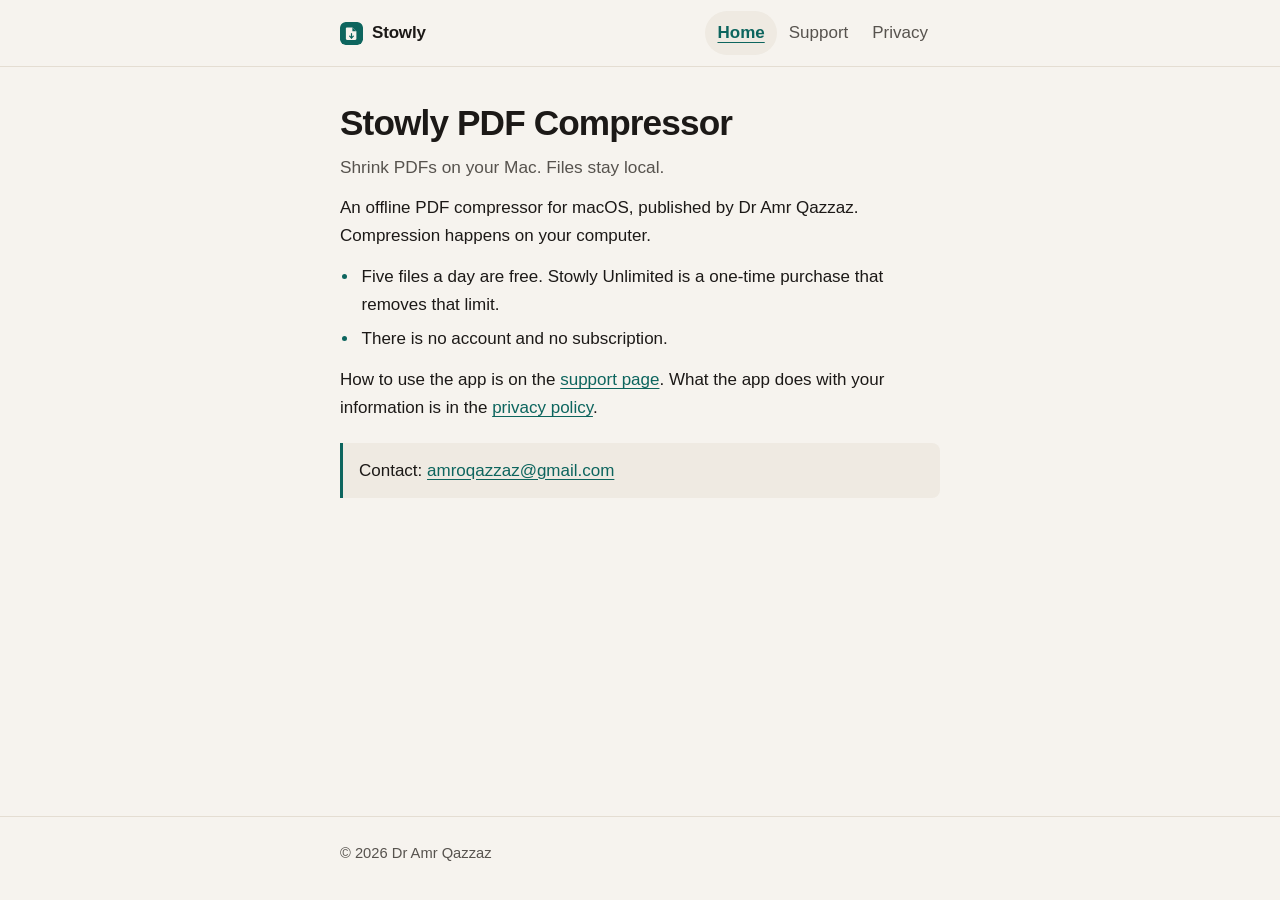
<file: index.html>
<!DOCTYPE html>
<html lang="en">
<head>
  <meta charset="utf-8">
  <meta name="viewport" content="width=device-width, initial-scale=1">
  <meta name="color-scheme" content="light dark">
  <meta name="theme-color" content="#f6f3ee" media="(prefers-color-scheme: light)">
  <meta name="theme-color" content="#1c1917" media="(prefers-color-scheme: dark)">
  <title>Stowly PDF Compressor</title>
  <meta name="description" content="Stowly PDF Compressor shrinks PDFs on your Mac. Files stay on your computer.">
  <link rel="icon" href="favicon.svg" type="image/svg+xml">
  <link rel="stylesheet" href="styles.css">
  <style>html{background:#f6f3ee}@media (prefers-color-scheme:dark){html{background:#1c1917}}</style>
</head>
<body>
  <a class="skip" href="#content">Skip to content</a>
  <header class="site-header">
    <div class="wrap bar">
      <a class="mark" href="index.html">
        <img src="favicon.svg" alt="" width="23" height="23">
        Stowly
      </a>
      <nav aria-label="Pages">
        <a href="index.html" aria-current="page">Home</a>
        <a href="support.html">Support</a>
        <a href="privacy.html">Privacy</a>
      </nav>
    </div>
  </header>
  <main id="content" class="wrap">
    <h1>Stowly PDF Compressor</h1>
    <p class="lead">Shrink PDFs on your Mac. Files stay local.</p>
    <p>An offline PDF compressor for macOS, published by Dr Amr Qazzaz. Compression happens on your computer.</p>
    <ul>
      <li>Five files a day are free. Stowly Unlimited is a one-time purchase that removes that limit.</li>
      <li>There is no account and no subscription.</li>
    </ul>
    <p>How to use the app is on the <a href="support.html">support page</a>. What the app does with your information is in the <a href="privacy.html">privacy policy</a>.</p>
    <p class="contact-line">Contact: <a href="mailto:amroqazzaz@gmail.com">amroqazzaz@gmail.com</a></p>
  </main>
  <footer class="site-footer">
    <div class="wrap">
      <p>© 2026 Dr Amr Qazzaz</p>
    </div>
  </footer>
</body>
</html>
</file>
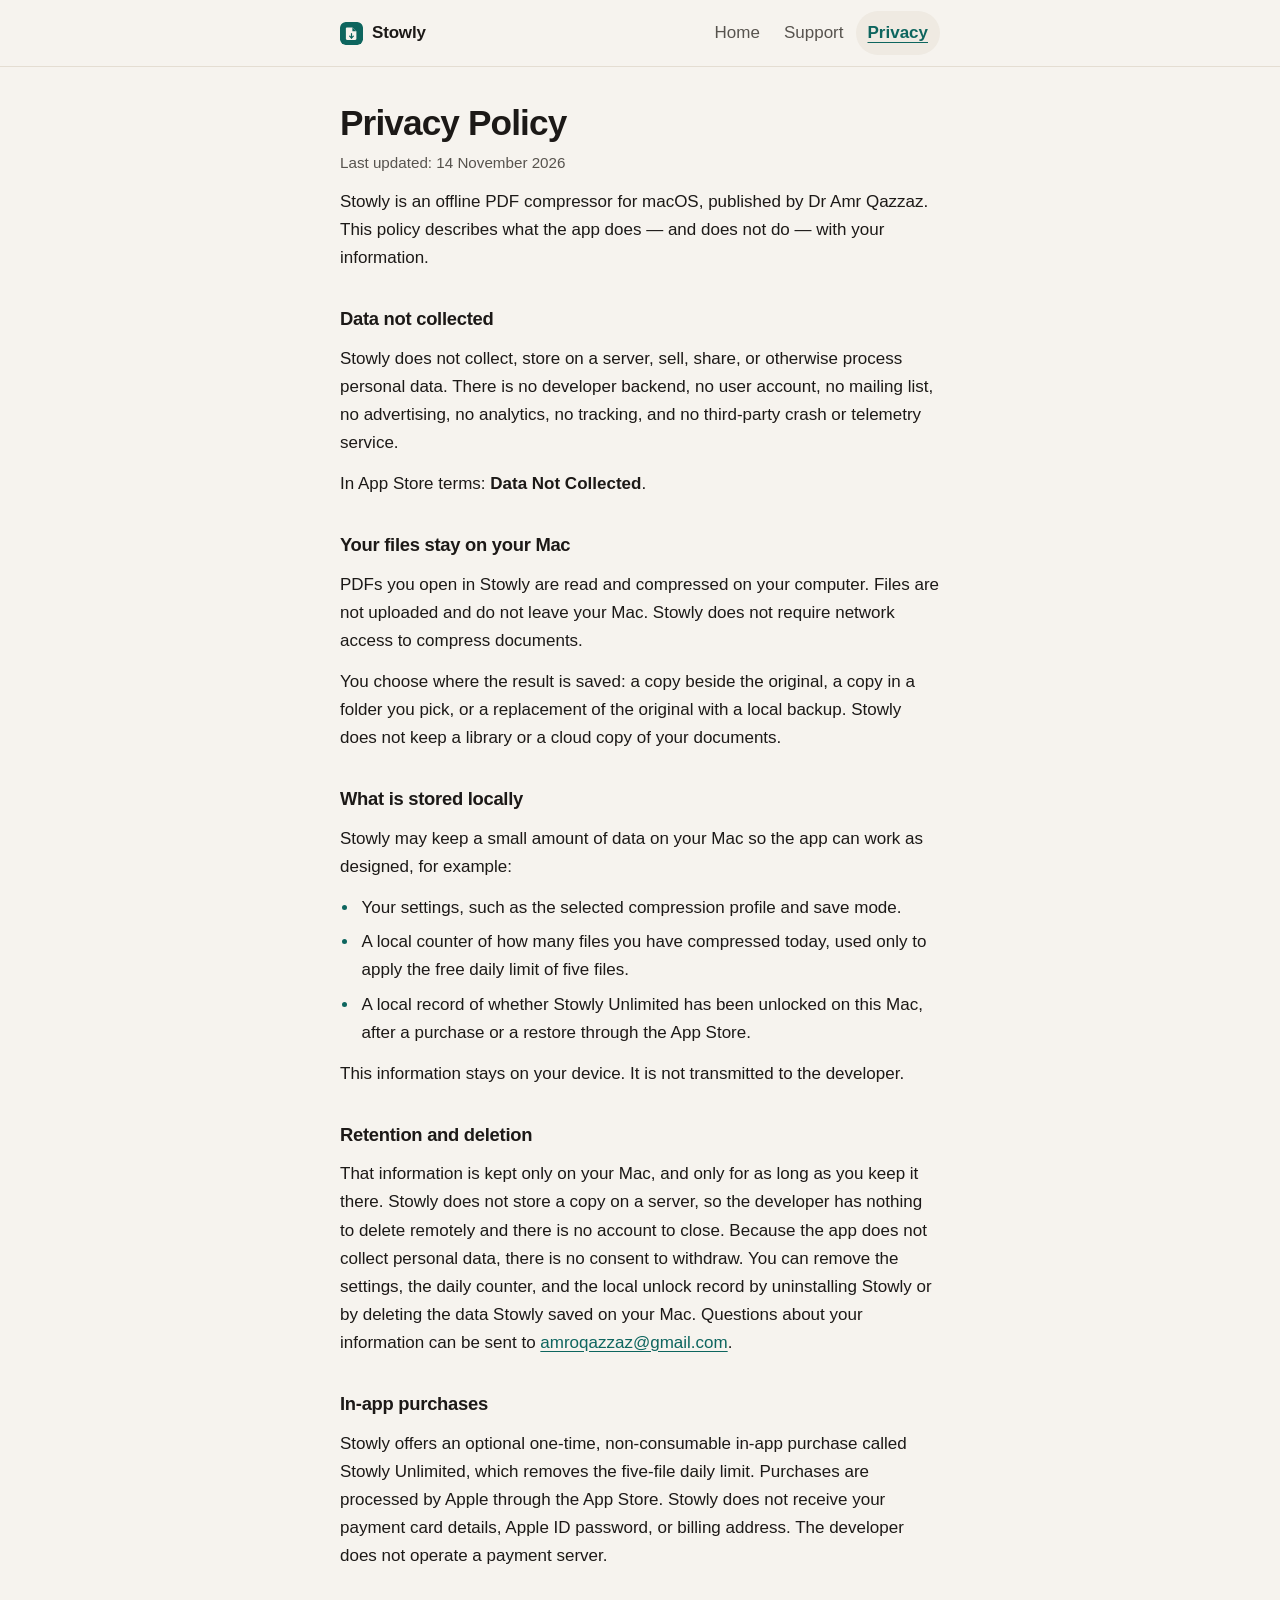
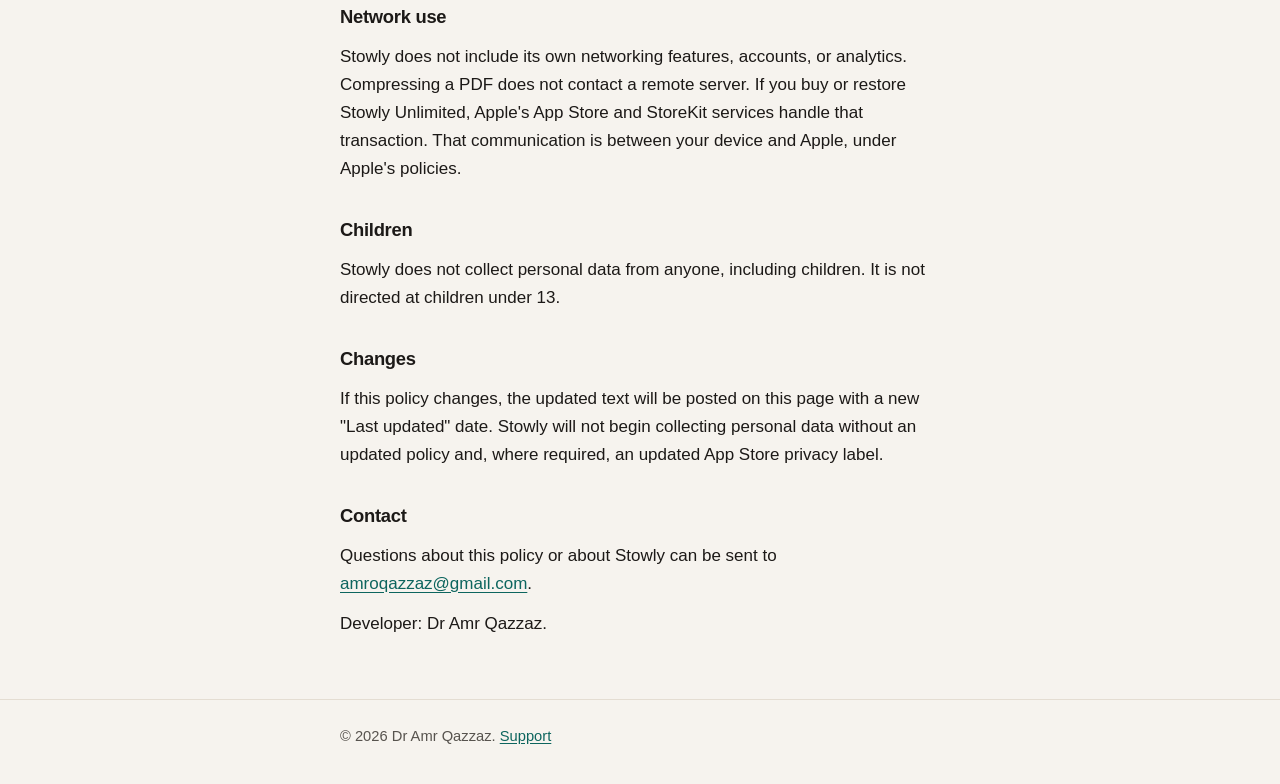
<file: privacy-policy.html>
<!DOCTYPE html>
<html lang="en">
<head>
  <meta charset="utf-8">
  <meta name="viewport" content="width=device-width, initial-scale=1">
  <meta name="color-scheme" content="light dark">
  <title>Privacy Policy — Stowly PDF Compressor</title>
  <meta name="robots" content="noindex">
  <meta http-equiv="refresh" content="0; url=privacy.html">
  <link rel="canonical" href="privacy.html">
  <link rel="icon" href="favicon.svg" type="image/svg+xml">
  <link rel="stylesheet" href="styles.css">
  <style>html{background:#f6f3ee}@media (prefers-color-scheme:dark){html{background:#1c1917}}</style>
</head>
<body>
  <a class="skip" href="#content">Skip to content</a>
  <header class="site-header">
    <div class="wrap bar">
      <a class="mark" href="index.html">
        <img src="favicon.svg" alt="" width="23" height="23">
        Stowly
      </a>
      <nav aria-label="Pages">
        <a href="index.html">Home</a>
        <a href="support.html">Support</a>
        <a href="privacy.html" aria-current="page">Privacy</a>
      </nav>
    </div>
  </header>
  <main id="content" class="wrap">
    <h1>Privacy Policy</h1>
    <p>The privacy policy for Stowly PDF Compressor is on the page linked below.</p>
    <p><a href="privacy.html">Read the privacy policy</a></p>
  </main>
</body>
</html>
</file>
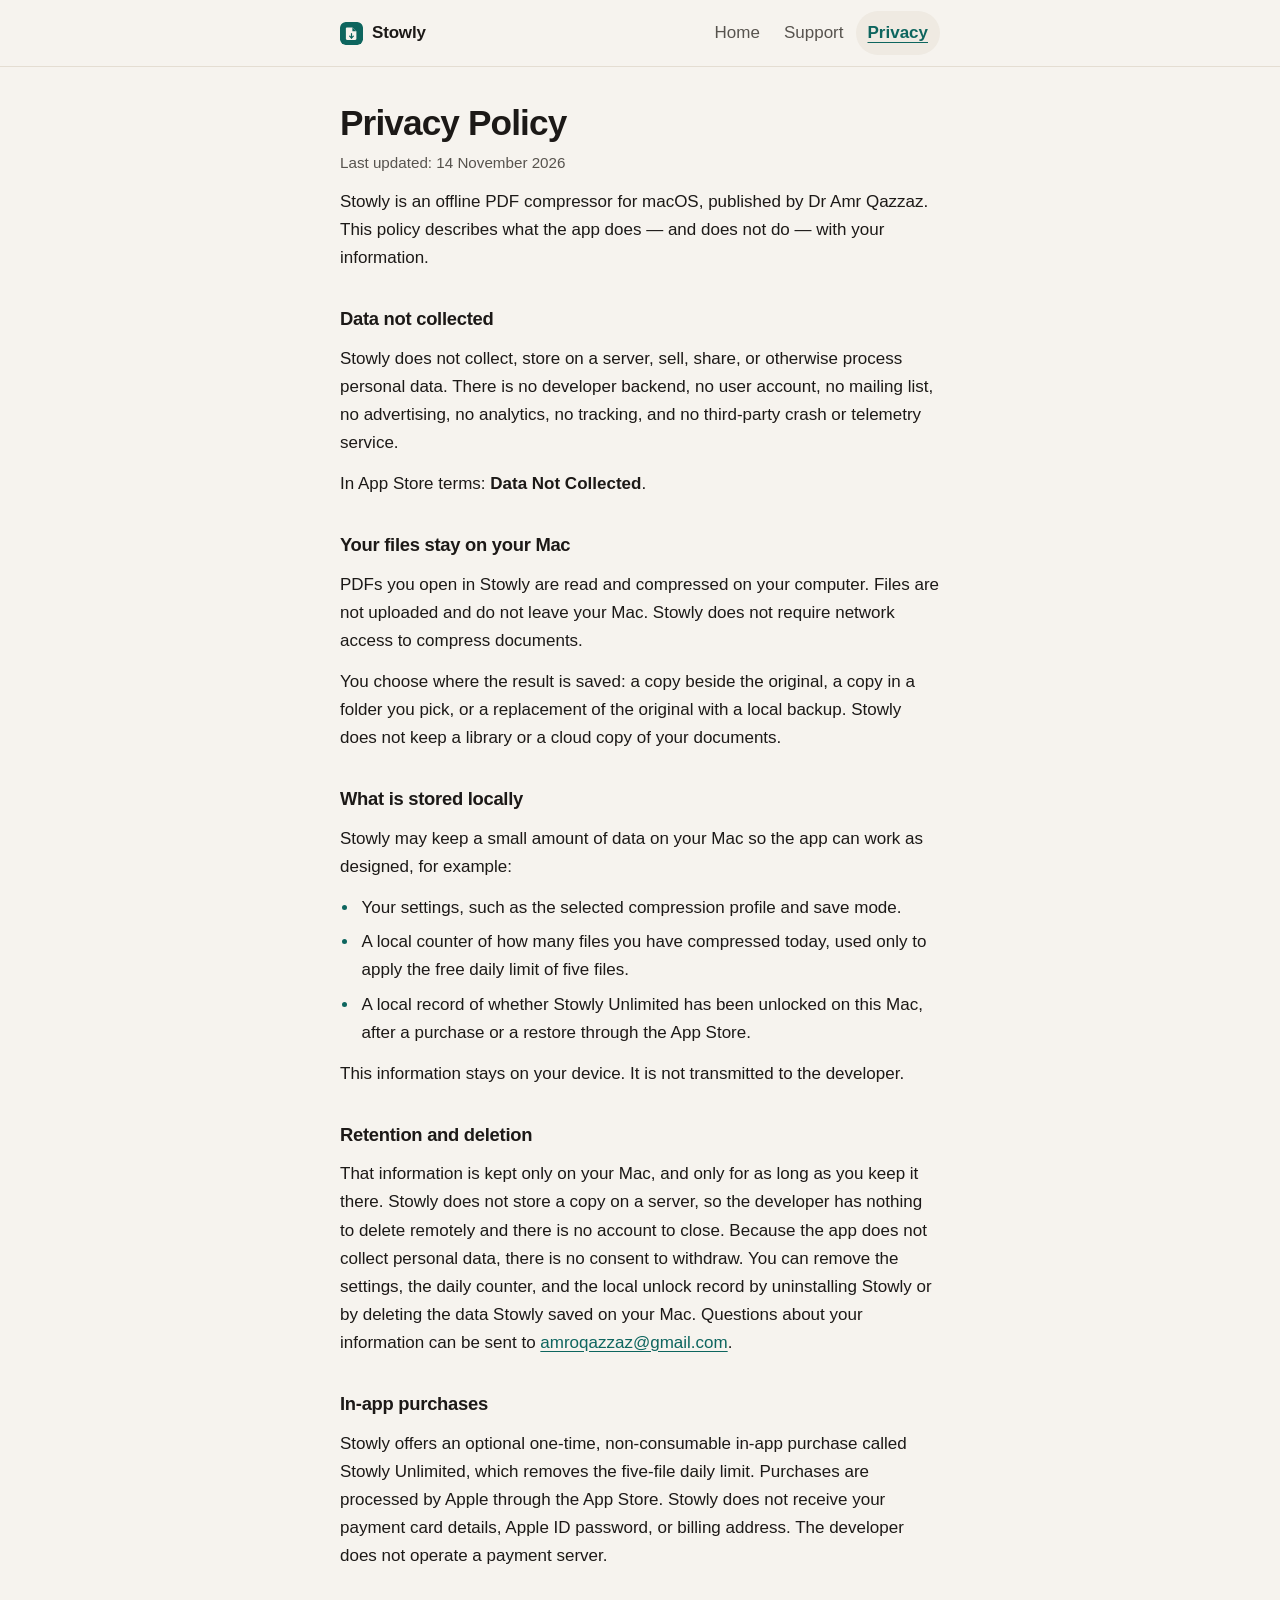
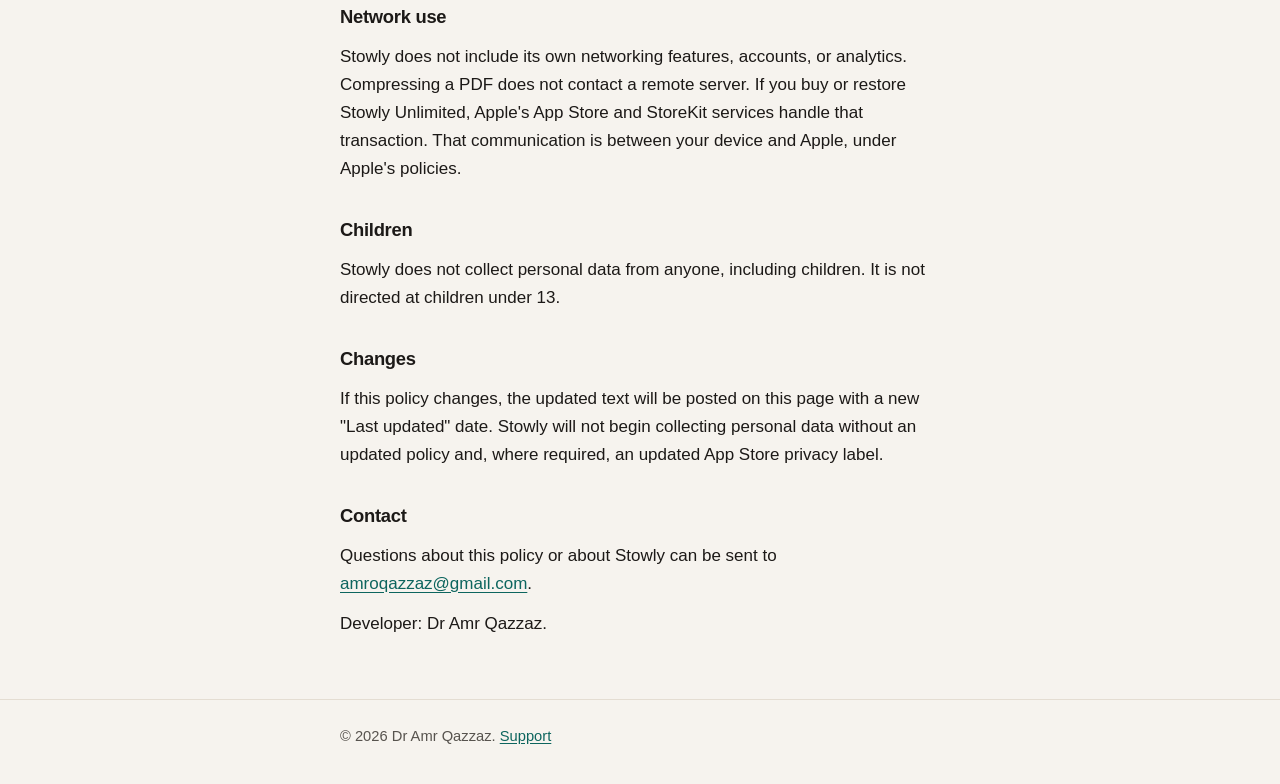
<file: privacy.html>
<!DOCTYPE html>
<html lang="en">
<head>
  <meta charset="utf-8">
  <meta name="viewport" content="width=device-width, initial-scale=1">
  <meta name="color-scheme" content="light dark">
  <meta name="theme-color" content="#f6f3ee" media="(prefers-color-scheme: light)">
  <meta name="theme-color" content="#1c1917" media="(prefers-color-scheme: dark)">
  <title>Privacy Policy — Stowly PDF Compressor</title>
  <meta name="description" content="Stowly PDF Compressor does not collect personal data. PDF compression happens only on your Mac.">
  <link rel="icon" href="favicon.svg" type="image/svg+xml">
  <link rel="stylesheet" href="styles.css">
  <style>html{background:#f6f3ee}@media (prefers-color-scheme:dark){html{background:#1c1917}}</style>
</head>
<body>
  <a class="skip" href="#content">Skip to content</a>
  <header class="site-header">
    <div class="wrap bar">
      <a class="mark" href="index.html">
        <img src="favicon.svg" alt="" width="23" height="23">
        Stowly
      </a>
      <nav aria-label="Pages">
        <a href="index.html">Home</a>
        <a href="support.html">Support</a>
        <a href="privacy.html" aria-current="page">Privacy</a>
      </nav>
    </div>
  </header>
  <main id="content" class="wrap">
    <h1>Privacy Policy</h1>
    <p class="updated">Last updated: 14 November 2026</p>
    <p>Stowly is an offline PDF compressor for macOS, published by Dr Amr Qazzaz. This policy describes what the app does — and does not do — with your information.</p>

    <h2>Data not collected</h2>
    <p>Stowly does not collect, store on a server, sell, share, or otherwise process personal data. There is no developer backend, no user account, no mailing list, no advertising, no analytics, no tracking, and no third-party crash or telemetry service.</p>
    <p>In App Store terms: <strong>Data Not Collected</strong>.</p>

    <h2>Your files stay on your Mac</h2>
    <p>PDFs you open in Stowly are read and compressed on your computer. Files are not uploaded and do not leave your Mac. Stowly does not require network access to compress documents.</p>
    <p>You choose where the result is saved: a copy beside the original, a copy in a folder you pick, or a replacement of the original with a local backup. Stowly does not keep a library or a cloud copy of your documents.</p>

    <h2>What is stored locally</h2>
    <p>Stowly may keep a small amount of data on your Mac so the app can work as designed, for example:</p>
    <ul>
      <li>Your settings, such as the selected compression profile and save mode.</li>
      <li>A local counter of how many files you have compressed today, used only to apply the free daily limit of five files.</li>
      <li>A local record of whether Stowly Unlimited has been unlocked on this Mac, after a purchase or a restore through the App Store.</li>
    </ul>
    <p>This information stays on your device. It is not transmitted to the developer.</p>

    <h2>Retention and deletion</h2>
    <p>That information is kept only on your Mac, and only for as long as you keep it there. Stowly does not store a copy on a server, so the developer has nothing to delete remotely and there is no account to close. Because the app does not collect personal data, there is no consent to withdraw. You can remove the settings, the daily counter, and the local unlock record by uninstalling Stowly or by deleting the data Stowly saved on your Mac. Questions about your information can be sent to <a href="mailto:amroqazzaz@gmail.com">amroqazzaz@gmail.com</a>.</p>

    <h2>In-app purchases</h2>
    <p>Stowly offers an optional one-time, non-consumable in-app purchase called Stowly Unlimited, which removes the five-file daily limit. Purchases are processed by Apple through the App Store. Stowly does not receive your payment card details, Apple ID password, or billing address. The developer does not operate a payment server.</p>

    <h2>Network use</h2>
    <p>Stowly does not include its own networking features, accounts, or analytics. Compressing a PDF does not contact a remote server. If you buy or restore Stowly Unlimited, Apple's App Store and StoreKit services handle that transaction. That communication is between your device and Apple, under Apple's policies.</p>

    <h2>Children</h2>
    <p>Stowly does not collect personal data from anyone, including children. It is not directed at children under 13.</p>

    <h2>Changes</h2>
    <p>If this policy changes, the updated text will be posted on this page with a new "Last updated" date. Stowly will not begin collecting personal data without an updated policy and, where required, an updated App Store privacy label.</p>

    <h2>Contact</h2>
    <p>Questions about this policy or about Stowly can be sent to <a href="mailto:amroqazzaz@gmail.com">amroqazzaz@gmail.com</a>.</p>
    <p>Developer: Dr Amr Qazzaz.</p>
  </main>
  <footer class="site-footer">
    <div class="wrap">
      <p>© 2026 Dr Amr Qazzaz. <a href="support.html">Support</a></p>
    </div>
  </footer>
</body>
</html>
</file>
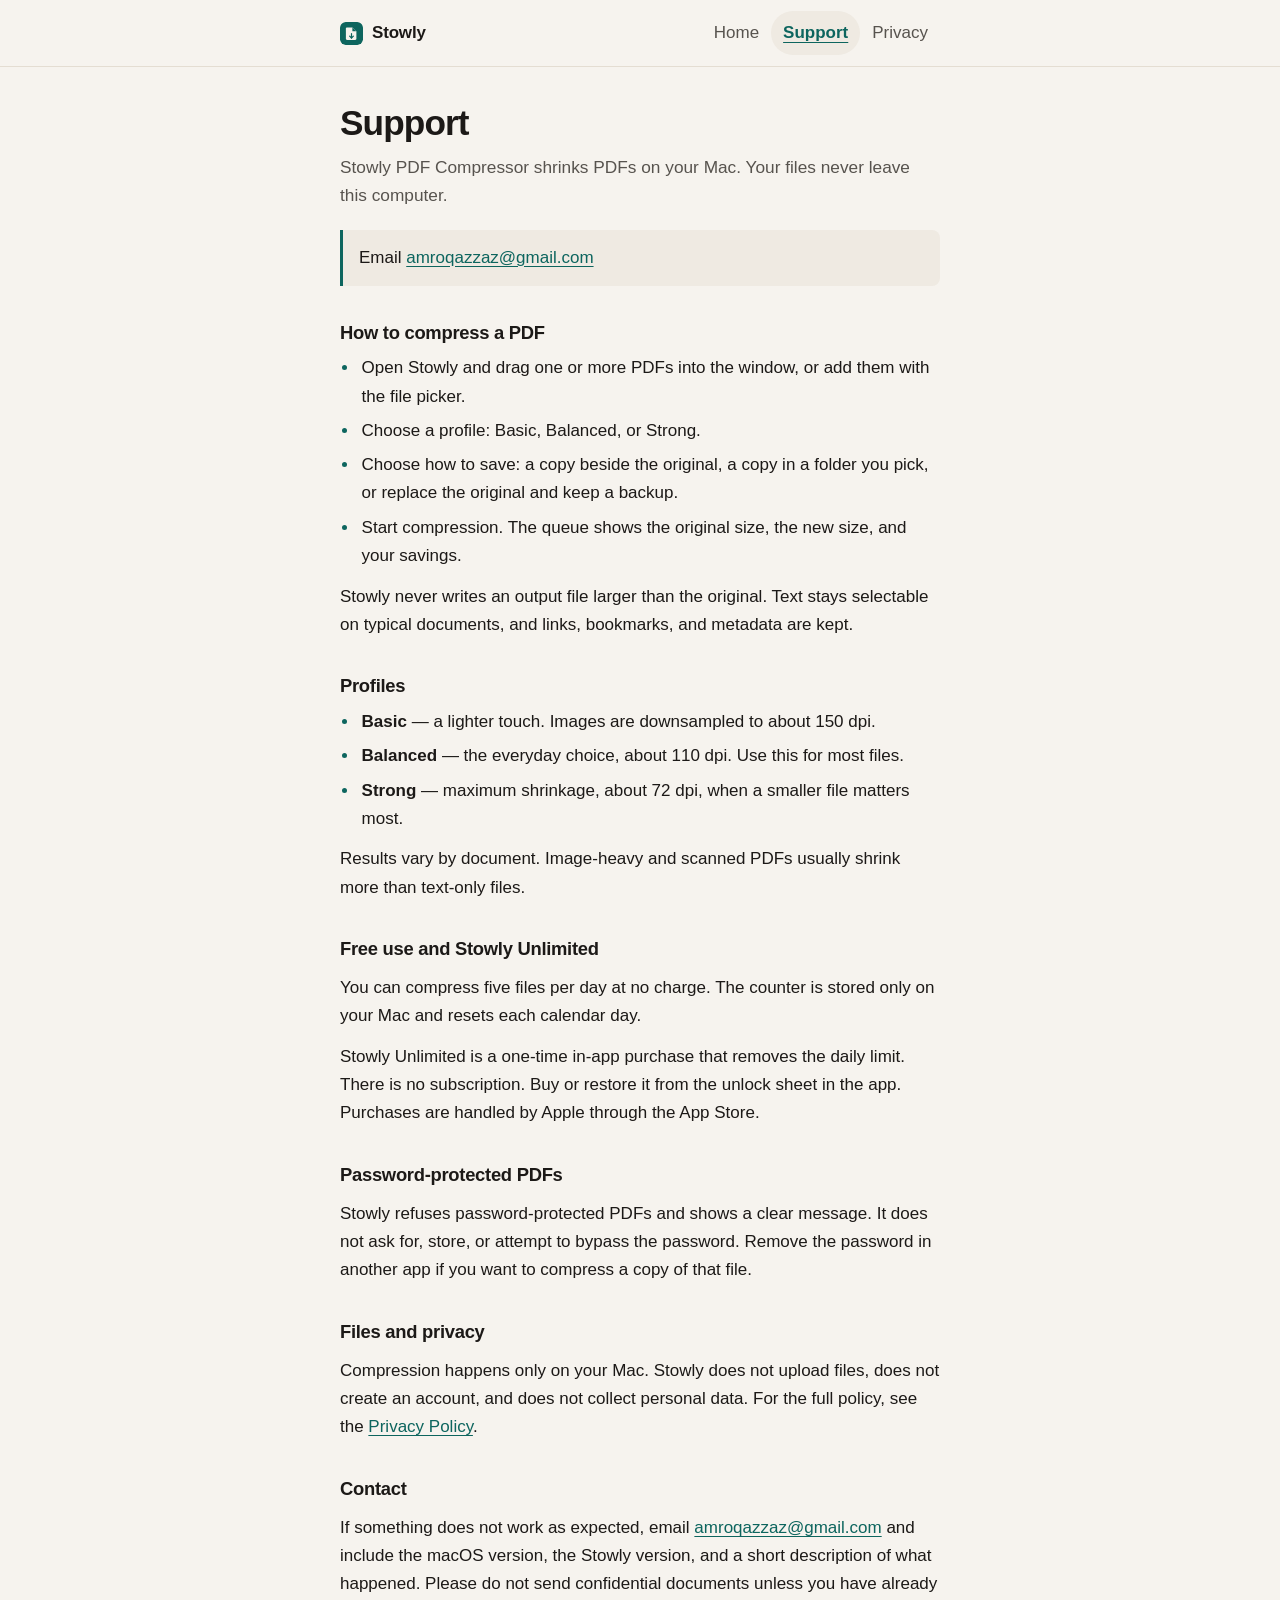
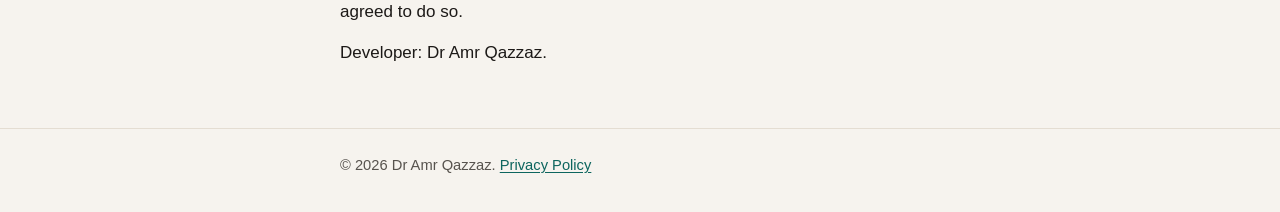
<file: support.html>
<!DOCTYPE html>
<html lang="en">
<head>
  <meta charset="utf-8">
  <meta name="viewport" content="width=device-width, initial-scale=1">
  <meta name="color-scheme" content="light dark">
  <meta name="theme-color" content="#f6f3ee" media="(prefers-color-scheme: light)">
  <meta name="theme-color" content="#1c1917" media="(prefers-color-scheme: dark)">
  <title>Support — Stowly PDF Compressor</title>
  <meta name="description" content="Help and contact for Stowly PDF Compressor, the offline PDF compressor for Mac.">
  <link rel="icon" href="favicon.svg" type="image/svg+xml">
  <link rel="stylesheet" href="styles.css">
  <style>html{background:#f6f3ee}@media (prefers-color-scheme:dark){html{background:#1c1917}}</style>
</head>
<body>
  <a class="skip" href="#content">Skip to content</a>
  <header class="site-header">
    <div class="wrap bar">
      <a class="mark" href="index.html">
        <img src="favicon.svg" alt="" width="23" height="23">
        Stowly
      </a>
      <nav aria-label="Pages">
        <a href="index.html">Home</a>
        <a href="support.html" aria-current="page">Support</a>
        <a href="privacy.html">Privacy</a>
      </nav>
    </div>
  </header>
  <main id="content" class="wrap">
    <h1>Support</h1>
    <p class="lead">Stowly PDF Compressor shrinks PDFs on your Mac. Your files never leave this computer.</p>
    <p class="contact-line">Email <a href="mailto:amroqazzaz@gmail.com">amroqazzaz@gmail.com</a></p>

    <h2>How to compress a PDF</h2>
    <ul>
      <li>Open Stowly and drag one or more PDFs into the window, or add them with the file picker.</li>
      <li>Choose a profile: Basic, Balanced, or Strong.</li>
      <li>Choose how to save: a copy beside the original, a copy in a folder you pick, or replace the original and keep a backup.</li>
      <li>Start compression. The queue shows the original size, the new size, and your savings.</li>
    </ul>
    <p>Stowly never writes an output file larger than the original. Text stays selectable on typical documents, and links, bookmarks, and metadata are kept.</p>

    <h2>Profiles</h2>
    <ul>
      <li><strong>Basic</strong> — a lighter touch. Images are downsampled to about 150 dpi.</li>
      <li><strong>Balanced</strong> — the everyday choice, about 110 dpi. Use this for most files.</li>
      <li><strong>Strong</strong> — maximum shrinkage, about 72 dpi, when a smaller file matters most.</li>
    </ul>
    <p>Results vary by document. Image-heavy and scanned PDFs usually shrink more than text-only files.</p>

    <h2>Free use and Stowly Unlimited</h2>
    <p>You can compress five files per day at no charge. The counter is stored only on your Mac and resets each calendar day.</p>
    <p>Stowly Unlimited is a one-time in-app purchase that removes the daily limit. There is no subscription. Buy or restore it from the unlock sheet in the app. Purchases are handled by Apple through the App Store.</p>

    <h2>Password-protected PDFs</h2>
    <p>Stowly refuses password-protected PDFs and shows a clear message. It does not ask for, store, or attempt to bypass the password. Remove the password in another app if you want to compress a copy of that file.</p>

    <h2>Files and privacy</h2>
    <p>Compression happens only on your Mac. Stowly does not upload files, does not create an account, and does not collect personal data. For the full policy, see the <a href="privacy.html">Privacy Policy</a>.</p>

    <h2>Contact</h2>
    <p>If something does not work as expected, email <a href="mailto:amroqazzaz@gmail.com">amroqazzaz@gmail.com</a> and include the macOS version, the Stowly version, and a short description of what happened. Please do not send confidential documents unless you have already agreed to do so.</p>
    <p>Developer: Dr Amr Qazzaz.</p>
  </main>
  <footer class="site-footer">
    <div class="wrap">
      <p>© 2026 Dr Amr Qazzaz. <a href="privacy.html">Privacy Policy</a></p>
    </div>
  </footer>
</body>
</html>
</file>
<file: styles.css>
/* Shared look for the Stowly PDF Compressor pages. No outside fonts or scripts. */

:root {
  color-scheme: light;
  --bg: #f6f3ee;
  --ink: #1c1917;
  --muted: #57534e;
  --accent: #0d655e;
  --line: #e4ddd2;
  --strip: #efeae2;
}

@media (prefers-color-scheme: dark) {
  :root {
    color-scheme: dark;
    --bg: #1c1917;
    --ink: #f5f5f4;
    --muted: #a8a29e;
    --accent: #5eead4;
    --line: #44403c;
    --strip: #292524;
  }
}

* { box-sizing: border-box; }

html { scroll-behavior: smooth; }

@media (prefers-reduced-motion: reduce) {
  html { scroll-behavior: auto; }
}

body {
  margin: 0;
  min-height: 100vh;
  display: flex;
  flex-direction: column;
  background: var(--bg);
  color: var(--ink);
  font: 1.0625rem/1.65 -apple-system, BlinkMacSystemFont, "Segoe UI", Helvetica, Arial, sans-serif;
}

.skip {
  position: absolute;
  left: 1rem;
  top: 0.75rem;
  padding: 0.45rem 0.75rem;
  background: var(--bg);
  color: var(--ink);
  border: 1px solid var(--line);
  border-radius: 6px;
  transform: translateY(-180%);
  z-index: 5;
}

.skip:focus { transform: none; }

.wrap {
  width: min(40rem, 100%);
  margin-inline: auto;
  padding-inline: 1.25rem;
}

.site-header { border-bottom: 1px solid var(--line); }

.bar {
  display: flex;
  flex-wrap: wrap;
  align-items: center;
  justify-content: space-between;
  gap: 0.35rem 1rem;
  padding-block: 0.7rem;
}

.mark {
  display: inline-flex;
  align-items: center;
  gap: 0.55rem;
  min-height: 44px;
  color: var(--ink);
  font-weight: 600;
  letter-spacing: -0.01em;
  text-decoration: none;
}

.mark img {
  width: 1.45rem;
  height: 1.45rem;
  flex: none;
  border-radius: 5px;
}

nav {
  display: flex;
  flex-wrap: wrap;
  align-items: center;
}

nav a {
  display: inline-flex;
  align-items: center;
  min-height: 44px;
  padding: 0.3rem 0.75rem;
  color: var(--muted);
  text-decoration: none;
  border-radius: 999px;
}

nav a:hover {
  color: var(--ink);
  background: var(--strip);
}

nav a[aria-current="page"] {
  color: var(--accent);
  font-weight: 600;
  background: var(--strip);
  text-decoration: underline;
  text-underline-offset: 0.22em;
}

main {
  flex: 1 0 auto;
  padding-block: 2.2rem 3rem;
}

h1 {
  margin: 0;
  font-size: clamp(1.85rem, 4.2vw, 2.2rem);
  line-height: 1.15;
  letter-spacing: -0.025em;
  font-weight: 700;
}

h2 {
  margin: 2.2rem 0 0.4rem;
  font-size: 1.15rem;
  line-height: 1.35;
  letter-spacing: -0.015em;
}

p { margin: 0.8rem 0; }

.lead,
.updated {
  color: var(--muted);
}

.lead {
  margin-top: 0.6rem;
  font-size: 1.08rem;
}

.updated { margin-top: 0.45rem; font-size: 0.95rem; }

ul {
  margin: 0.55rem 0 0.8rem;
  padding-left: 1.2rem;
}

li { margin: 0.4rem 0; padding-left: 0.15rem; }

li::marker { color: var(--accent); }

a { color: var(--accent); text-underline-offset: 0.16em; }

a:hover { text-decoration-thickness: 2px; }

.contact-line {
  margin-top: 1.3rem;
  padding: 0.85rem 1rem;
  background: var(--strip);
  border-left: 3px solid var(--accent);
  border-radius: 0 8px 8px 0;
  overflow-wrap: anywhere;
}

.site-footer {
  border-top: 1px solid var(--line);
  color: var(--muted);
  font-size: 0.92rem;
}

.site-footer .wrap { padding-block: 1.3rem 2rem; }

.site-footer p { margin: 0.2rem 0; }

:focus-visible {
  outline: 2px solid var(--accent);
  outline-offset: 3px;
}

::selection {
  background: #b7ebe4;
  color: #1c1917;
}

@media (max-width: 420px) {
  .wrap { padding-inline: 1.05rem; }
}

@media print {
  .skip, nav { display: none; }
  body { display: block; background: #fff; color: #000; }
  a, .mark { color: #000; }
  .contact-line { background: transparent; border-color: #000; }
}
</file>
